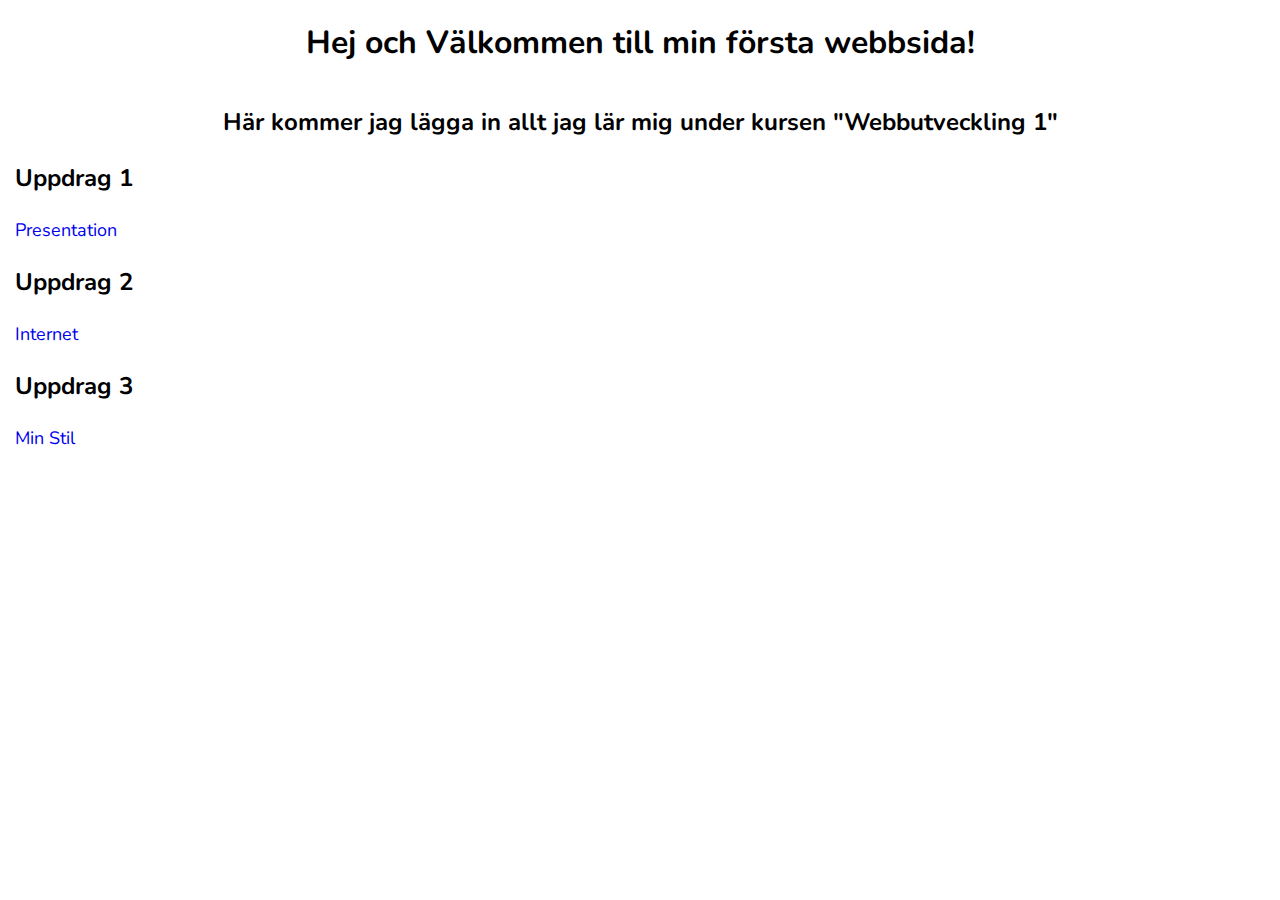
<file: index.html>
<!DOCTYPE html>
<html>
    <head>
        <meta charset="utf-8">
        <title>Min Första Webbsida</title>
        <link rel="stylesheet" href="assets/style.css">
    </head>
    <body>
        <div class="wrapper">
            <header>
                <h1>Hej och Välkommen till min första webbsida!</h1>
            </header>
            <article>
                <h2>Här kommer jag lägga in allt jag lär mig under kursen "Webbutveckling 1"</h2>
                <section>
                    <h3>Uppdrag 1</h3>
                    <a href="Uppdrag_1/presentation.html">Presentation</a><br>
                </section>
                <section>
                    <h3>Uppdrag 2</h3>
                    <a href="Uppdrag_2/internet.html">Internet</a>
                </section>
                <section>
                <h3>Uppdrag 3</h3>
                    <a href="Uppdrag_3/Min_Stil.html">Min Stil</a>
                </section>
            </article>
        </div>

    </body>
</html>
</file>
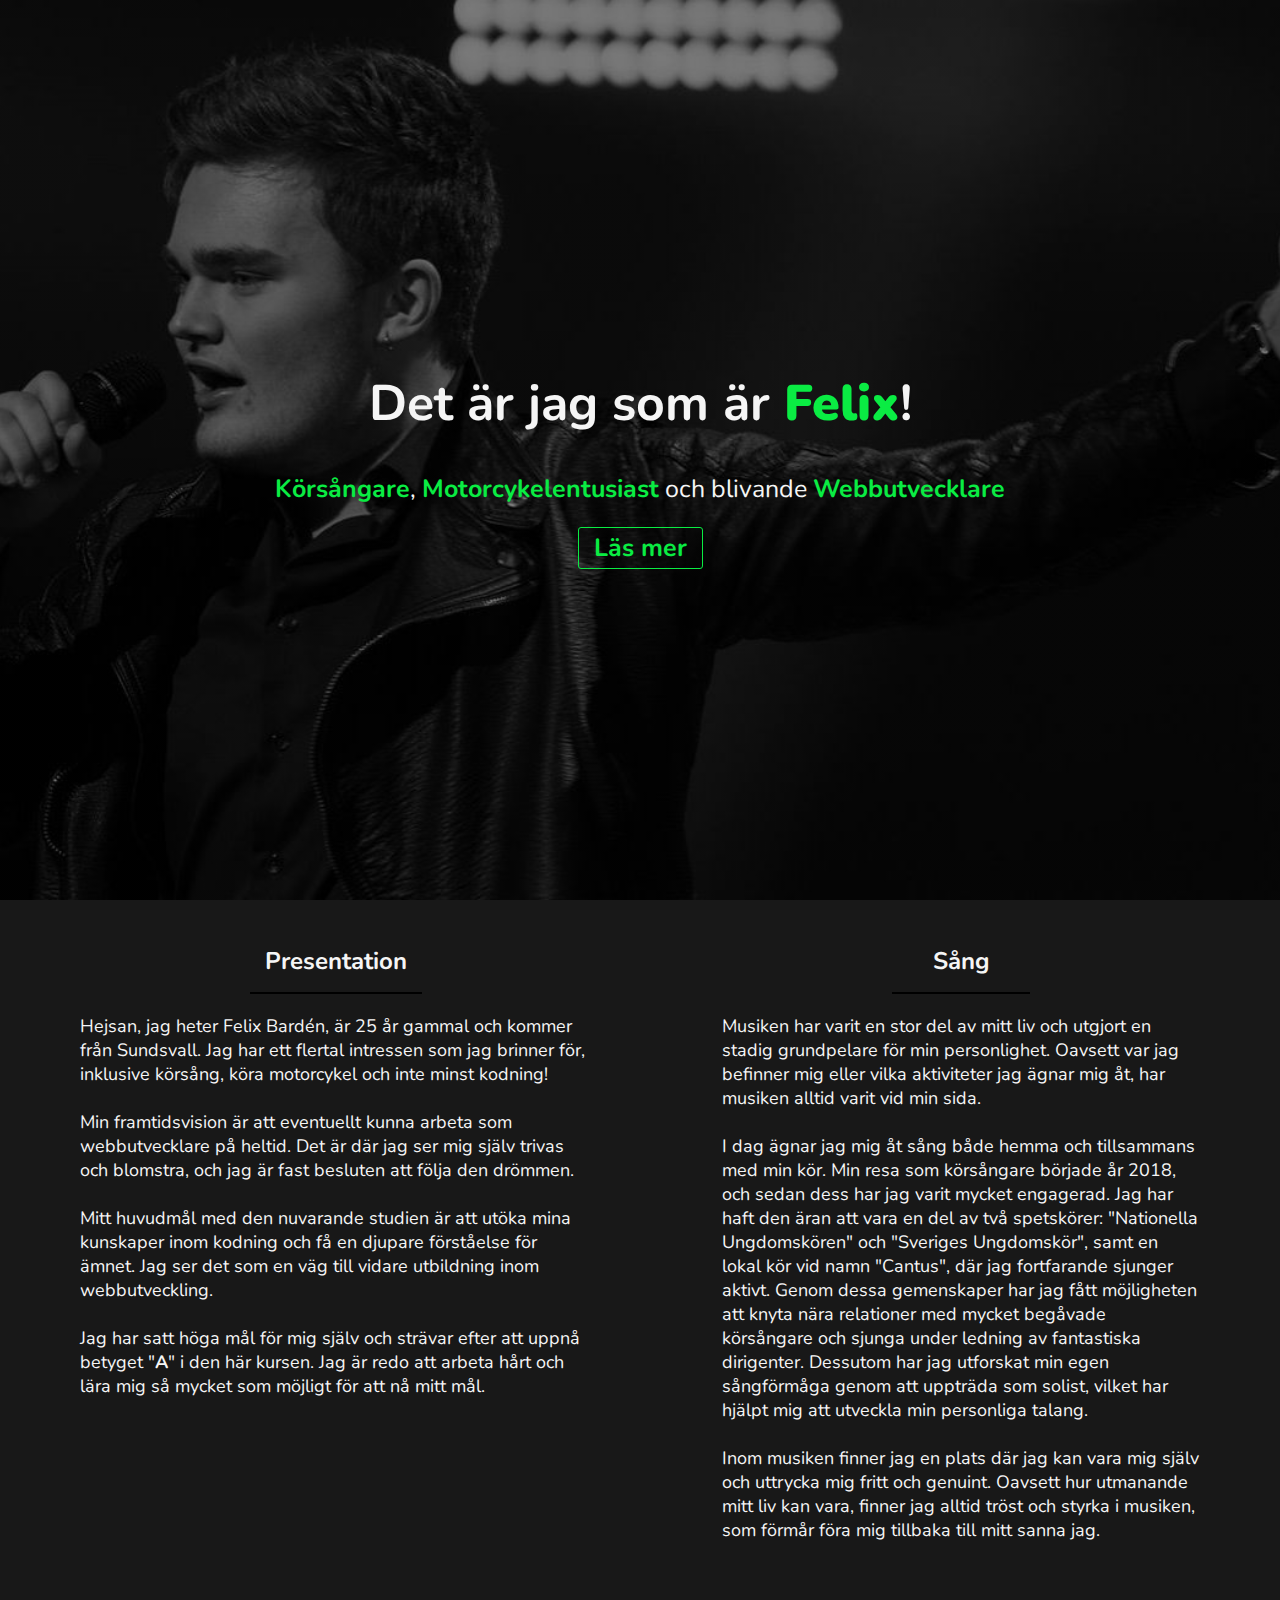
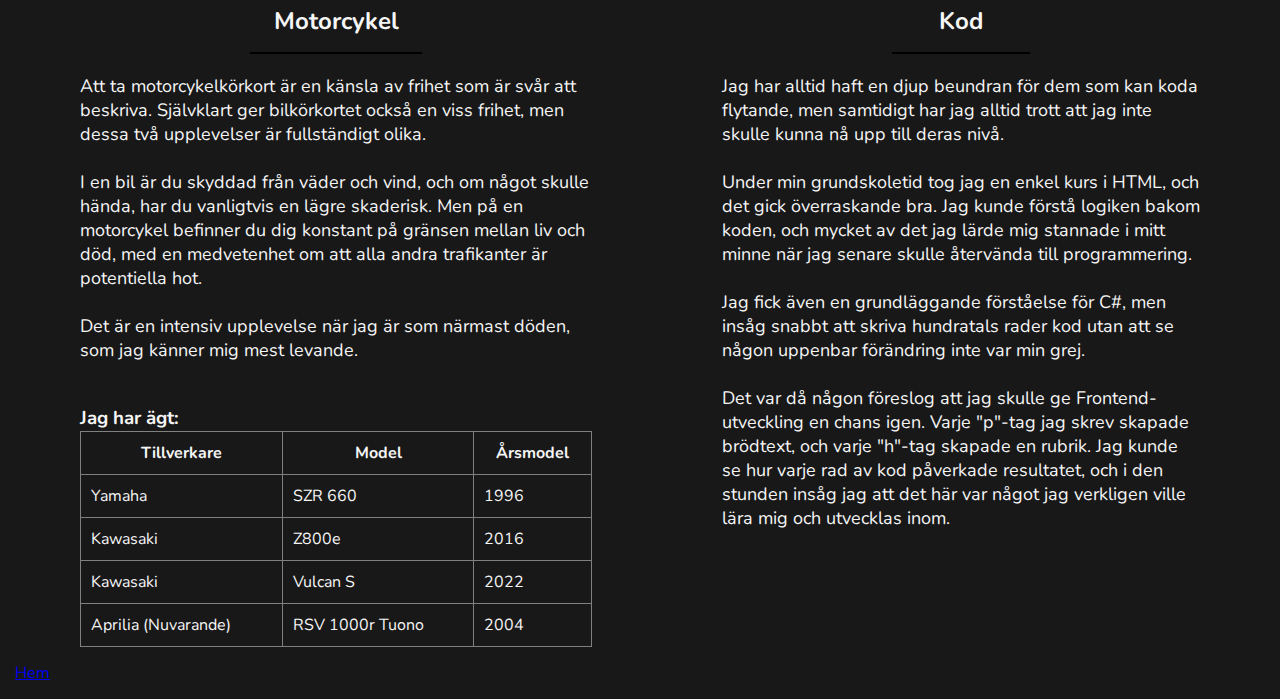
<file: presentation.html>
<!DOCTYPE html>
<html>
    <head> <!--Inlägg som inte skall synas på sidan.-->
        <meta charset="utf-8">  <!--Tillåter dig att använda tex. ÅÄÖ-->
        <title>Presentation</title>
        <link rel="stylesheet" href="assets/css/style.css"> <!--Länkar style.css till presentation.html-->
    </head>
    <body> <!--Allt som syns läggs i body-->
       <section class="hero"> <!--Section annat namn för div för enklare management-->
            <div class="text">
                <h1>Det är jag som är <strong class="highlight">Felix</strong>!</h1>
                <p> <!--Kort och konsivt, skapar spänning-->
                    <strong class="highlight">Körsångare</strong>, <strong class="highlight">Motorcykelentusiast</strong> och blivande <strong class="highlight">Webbutvecklare</strong>
                </p>
                <a class="button" href="#bio"><strong>Läs mer</strong></a>
            </div>
       </section>
       <section class="bio" id="bio"> <!--Själva presentationen av mig-->
            <div class="text-wrapper"> 
                <div class="text">
                    <h2>Presentation</h2>
                    <p> <!--En kort Presentation om mig-->
                        Hejsan, jag heter Felix Bardén, är 25 år gammal och kommer från Sundsvall. Jag har ett flertal intressen som jag brinner för, inklusive körsång, köra motorcykel och inte minst kodning!<br><br>
                        Min framtidsvision är att eventuellt kunna arbeta som webbutvecklare på heltid. Det är där jag ser mig själv trivas och blomstra, och jag är fast besluten att följa den drömmen.<br><br>
                        Mitt huvudmål med den nuvarande studien är att utöka mina kunskaper inom kodning och få en djupare förståelse för ämnet. Jag ser det som en väg till vidare utbildning inom webbutveckling.<br><br>
                        Jag har satt höga mål för mig själv och strävar efter att uppnå betyget "<strong>A</strong>" i den här kursen. Jag är redo att arbeta hårt och lära mig så mycket som möjligt för att nå mitt mål.<br><br>
                    </p>
                </div>
                <div class="text">
                    <h2>Sång</h2> <!--Istället för att lägga till ny information, så väljer jag att ge mer information kopplat till min korta presentation-->
                    <p>
                        Musiken har varit en stor del av mitt liv och utgjort en stadig grundpelare för min personlighet. Oavsett var jag befinner mig eller vilka aktiviteter jag ägnar mig åt, har musiken alltid varit vid min sida.<br><br>
                        I dag ägnar jag mig åt sång både hemma och tillsammans med min kör. Min resa som körsångare började år 2018, och sedan dess har jag varit mycket engagerad. Jag har haft den äran att vara en del av två spetskörer: "Nationella Ungdomskören" och "Sveriges Ungdomskör", samt en lokal kör vid namn "Cantus", där jag fortfarande sjunger aktivt. Genom dessa gemenskaper har jag fått möjligheten att knyta nära relationer med mycket begåvade körsångare och sjunga under ledning av fantastiska dirigenter. Dessutom har jag utforskat min egen sångförmåga genom att uppträda som solist, vilket har hjälpt mig att utveckla min personliga talang.<br><br>
                        Inom musiken finner jag en plats där jag kan vara mig själv och uttrycka mig fritt och genuint. Oavsett hur utmanande mitt liv kan vara, finner jag alltid tröst och styrka i musiken, som förmår föra mig tillbaka till mitt sanna jag.
                    </p>
                </div>
                <div class="text">
                    <h2>Motorcykel</h2> <!--Info om min mc, lite filosofi-->
                    <p>
                        Att ta motorcykelkörkort är en känsla av frihet som är svår att beskriva. Självklart ger bilkörkortet också en viss frihet, men dessa två upplevelser är fullständigt olika.<br><br>
                        I en bil är du skyddad från väder och vind, och om något skulle hända, har du vanligtvis en lägre skaderisk. Men på en motorcykel befinner du dig konstant på gränsen mellan liv och död, med en medvetenhet om att alla andra trafikanter är potentiella hot.<br><br>
                        Det är en intensiv upplevelse när jag är som närmast döden, som jag känner mig mest levande.<br><br>
                    </p>
                    <h3>Jag har ägt:</h3>
                    <table> <!--En table som visar vilka motorcyklar jag ägt-->
                        <tr>
                            <th>Tillverkare</th>
                            <th>Model</th>
                            <th>Årsmodel</th>
                        </tr>
                        <tr>
                            <td>Yamaha</td>
                            <td>SZR 660</td>
                            <td>1996</td>
                        </tr>
                        <tr>
                            <td>Kawasaki</td>
                            <td>Z800e</td>
                            <td>2016</td>
                        </tr>
                        <tr>
                            <td>Kawasaki</td>
                            <td>Vulcan S</td>
                            <td>2022</td>
                        </tr>
                        <tr>
                            <td>Aprilia (Nuvarande) </td>
                            <td>RSV 1000r Tuono</td>
                            <td>2004</td>
                        </tr>
                    </table>
                </div>
                <div class="text">
                    <h2>Kod</h2> <!--Informera hur du kom till vägas att börja koda-->
                    <p>
                        Jag har alltid haft en djup beundran för dem som kan koda flytande, men samtidigt har jag alltid trott att jag inte skulle kunna nå upp till deras nivå.<br><br>
                        Under min grundskoletid tog jag en enkel kurs i HTML, och det gick överraskande bra. Jag kunde förstå logiken bakom koden, och mycket av det jag lärde mig stannade i mitt minne när jag senare skulle återvända till programmering.<br><br>
                        Jag fick även en grundläggande förståelse för C#, men insåg snabbt att skriva hundratals rader kod utan att se någon uppenbar förändring inte var min grej.<br><br>
                        Det var då någon föreslog att jag skulle ge Frontend-utveckling en chans igen. Varje "p"-tag jag skrev skapade brödtext, och varje "h"-tag skapade en rubrik. Jag kunde se hur varje rad av kod påverkade resultatet, och i den stunden insåg jag att det här var något jag verkligen ville lära mig och utvecklas inom.<br><br>
                    </p>
                </div>
            </div>
            <a href="index.html">Hem</a> <!--Tar dig till Mainhub där jag kommer samla mina uppdrag-->
        </section> 
    </body>
</html>
</file>
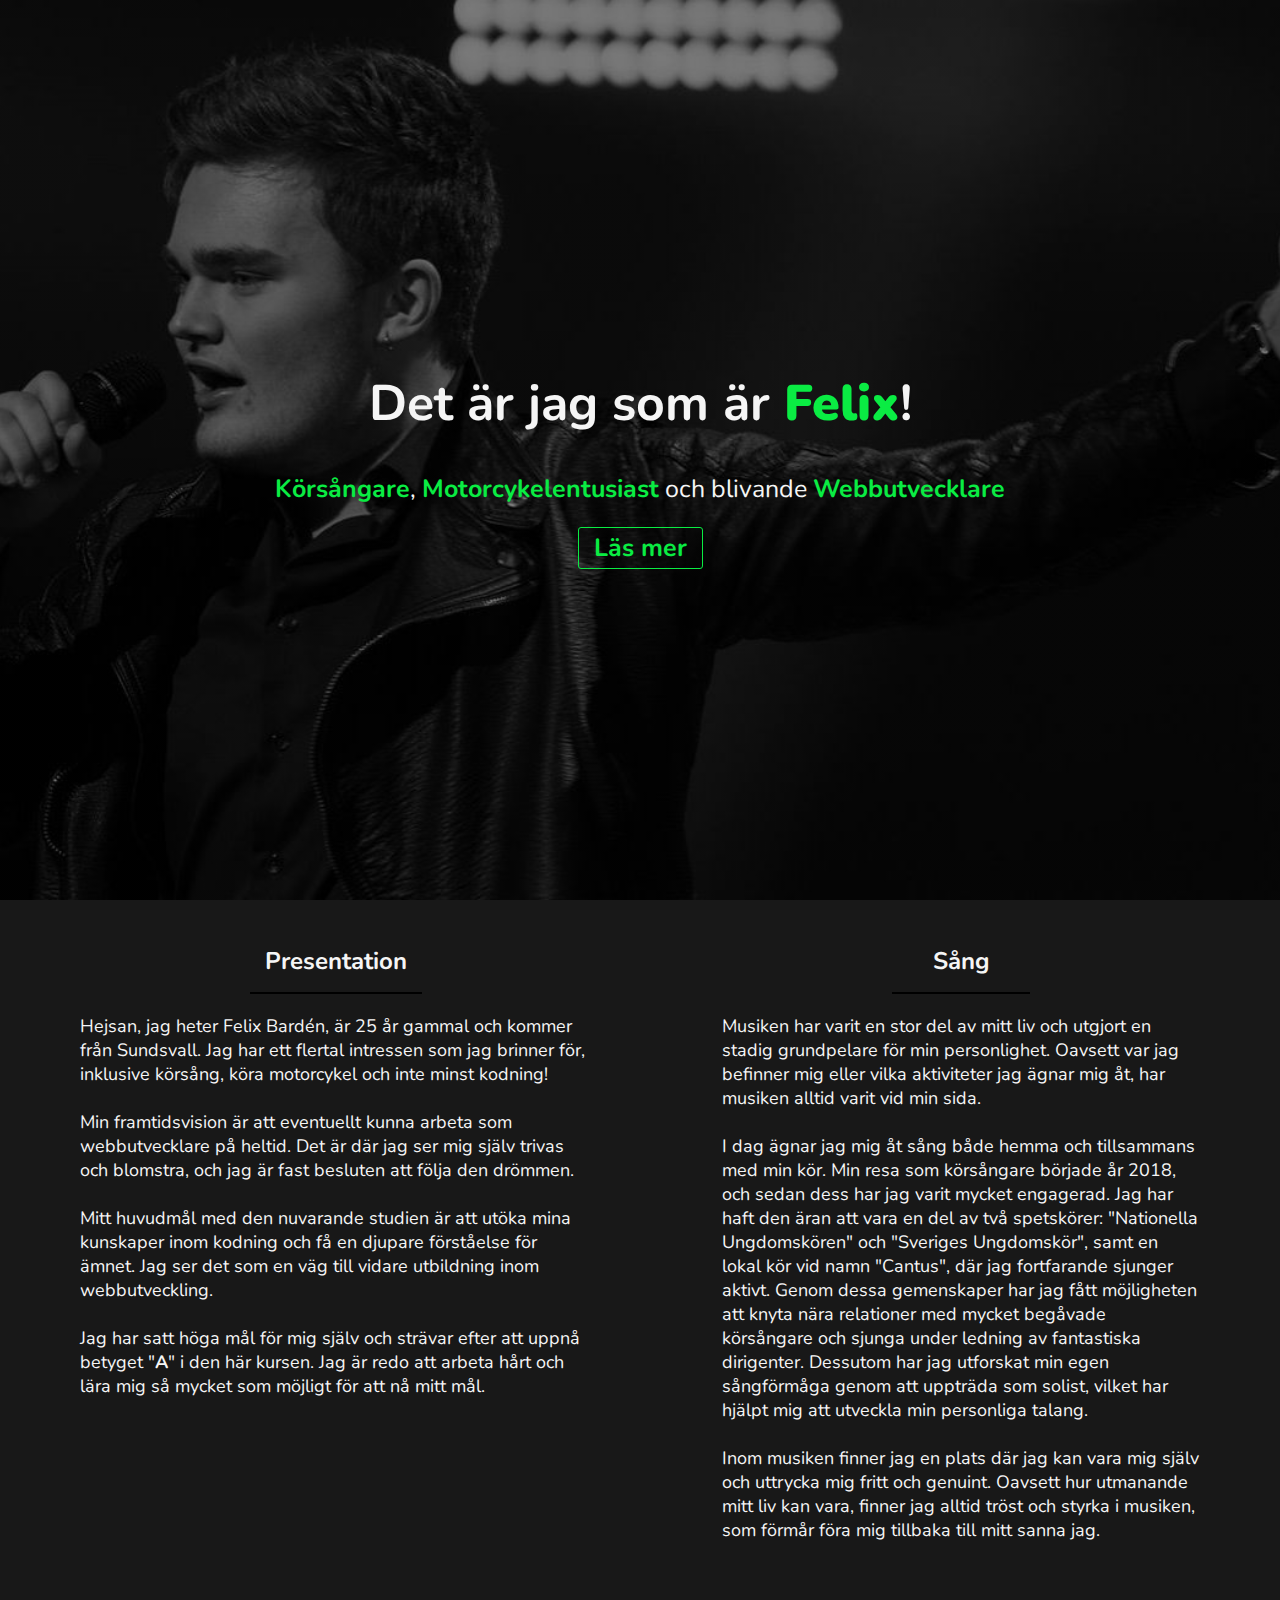
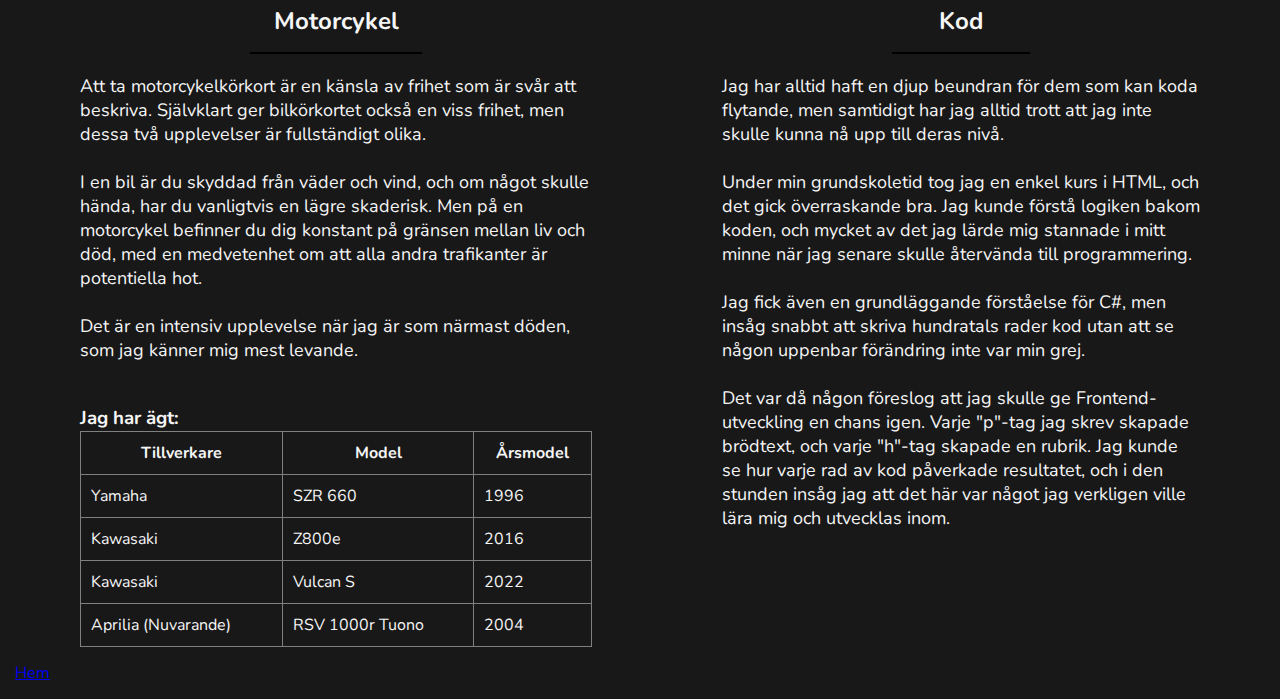
<file: Uppdrag_1/presentation.html>
<!DOCTYPE html>
<html>
    <head> <!--Inlägg som inte skall synas på sidan.-->
        <meta charset="utf-8">  <!--Tillåter dig att använda tex. ÅÄÖ-->
        <title>Presentation</title>
        <link rel="stylesheet" href="assets/css/style.css"> <!--Länkar style.css till presentation.html-->
    </head>
    <body> <!--Allt som syns läggs i body-->
       <section class="hero"> <!--Section annat namn för div för enklare management-->
            <div class="text">
                <h1>Det är jag som är <strong class="highlight">Felix</strong>!</h1>
                <p> <!--Kort och konsivt, skapar spänning-->
                    <strong class="highlight">Körsångare</strong>, <strong class="highlight">Motorcykelentusiast</strong> och blivande <strong class="highlight">Webbutvecklare</strong>
                </p>
                <a class="button" href="#bio"><strong>Läs mer</strong></a>
            </div>
       </section>
       <section class="bio" id="bio"> <!--Själva presentationen av mig-->
            <div class="text-wrapper"> 
                <div class="text">
                    <h2>Presentation</h2>
                    <p> <!--En kort Presentation om mig-->
                        Hejsan, jag heter Felix Bardén, är 25 år gammal och kommer från Sundsvall. Jag har ett flertal intressen som jag brinner för, inklusive körsång, köra motorcykel och inte minst kodning!<br><br>
                        Min framtidsvision är att eventuellt kunna arbeta som webbutvecklare på heltid. Det är där jag ser mig själv trivas och blomstra, och jag är fast besluten att följa den drömmen.<br><br>
                        Mitt huvudmål med den nuvarande studien är att utöka mina kunskaper inom kodning och få en djupare förståelse för ämnet. Jag ser det som en väg till vidare utbildning inom webbutveckling.<br><br>
                        Jag har satt höga mål för mig själv och strävar efter att uppnå betyget "<strong>A</strong>" i den här kursen. Jag är redo att arbeta hårt och lära mig så mycket som möjligt för att nå mitt mål.<br><br>
                    </p>
                </div>
                <div class="text">
                    <h2>Sång</h2> <!--Istället för att lägga till ny information, så väljer jag att ge mer information kopplat till min korta presentation-->
                    <p>
                        Musiken har varit en stor del av mitt liv och utgjort en stadig grundpelare för min personlighet. Oavsett var jag befinner mig eller vilka aktiviteter jag ägnar mig åt, har musiken alltid varit vid min sida.<br><br>
                        I dag ägnar jag mig åt sång både hemma och tillsammans med min kör. Min resa som körsångare började år 2018, och sedan dess har jag varit mycket engagerad. Jag har haft den äran att vara en del av två spetskörer: "Nationella Ungdomskören" och "Sveriges Ungdomskör", samt en lokal kör vid namn "Cantus", där jag fortfarande sjunger aktivt. Genom dessa gemenskaper har jag fått möjligheten att knyta nära relationer med mycket begåvade körsångare och sjunga under ledning av fantastiska dirigenter. Dessutom har jag utforskat min egen sångförmåga genom att uppträda som solist, vilket har hjälpt mig att utveckla min personliga talang.<br><br>
                        Inom musiken finner jag en plats där jag kan vara mig själv och uttrycka mig fritt och genuint. Oavsett hur utmanande mitt liv kan vara, finner jag alltid tröst och styrka i musiken, som förmår föra mig tillbaka till mitt sanna jag.
                    </p>
                </div>
                <div class="text">
                    <h2>Motorcykel</h2> <!--Info om min mc, lite filosofi-->
                    <p>
                        Att ta motorcykelkörkort är en känsla av frihet som är svår att beskriva. Självklart ger bilkörkortet också en viss frihet, men dessa två upplevelser är fullständigt olika.<br><br>
                        I en bil är du skyddad från väder och vind, och om något skulle hända, har du vanligtvis en lägre skaderisk. Men på en motorcykel befinner du dig konstant på gränsen mellan liv och död, med en medvetenhet om att alla andra trafikanter är potentiella hot.<br><br>
                        Det är en intensiv upplevelse när jag är som närmast döden, som jag känner mig mest levande.<br><br>
                    </p>
                    <h3>Jag har ägt:</h3>
                    <table> <!--En table som visar vilka motorcyklar jag ägt-->
                        <tr>
                            <th>Tillverkare</th>
                            <th>Model</th>
                            <th>Årsmodel</th>
                        </tr>
                        <tr>
                            <td>Yamaha</td>
                            <td>SZR 660</td>
                            <td>1996</td>
                        </tr>
                        <tr>
                            <td>Kawasaki</td>
                            <td>Z800e</td>
                            <td>2016</td>
                        </tr>
                        <tr>
                            <td>Kawasaki</td>
                            <td>Vulcan S</td>
                            <td>2022</td>
                        </tr>
                        <tr>
                            <td>Aprilia (Nuvarande) </td>
                            <td>RSV 1000r Tuono</td>
                            <td>2004</td>
                        </tr>
                    </table>
                </div>
                <div class="text">
                    <h2>Kod</h2> <!--Informera hur du kom till vägas att börja koda-->
                    <p>
                        Jag har alltid haft en djup beundran för dem som kan koda flytande, men samtidigt har jag alltid trott att jag inte skulle kunna nå upp till deras nivå.<br><br>
                        Under min grundskoletid tog jag en enkel kurs i HTML, och det gick överraskande bra. Jag kunde förstå logiken bakom koden, och mycket av det jag lärde mig stannade i mitt minne när jag senare skulle återvända till programmering.<br><br>
                        Jag fick även en grundläggande förståelse för C#, men insåg snabbt att skriva hundratals rader kod utan att se någon uppenbar förändring inte var min grej.<br><br>
                        Det var då någon föreslog att jag skulle ge Frontend-utveckling en chans igen. Varje "p"-tag jag skrev skapade brödtext, och varje "h"-tag skapade en rubrik. Jag kunde se hur varje rad av kod påverkade resultatet, och i den stunden insåg jag att det här var något jag verkligen ville lära mig och utvecklas inom.<br><br>
                    </p>
                </div>
            </div>
            <a href="../index.html">Hem</a> <!--Tar dig till Mainhub där jag kommer samla mina uppdrag-->
        </section> 
    </body>
</html>
</file>
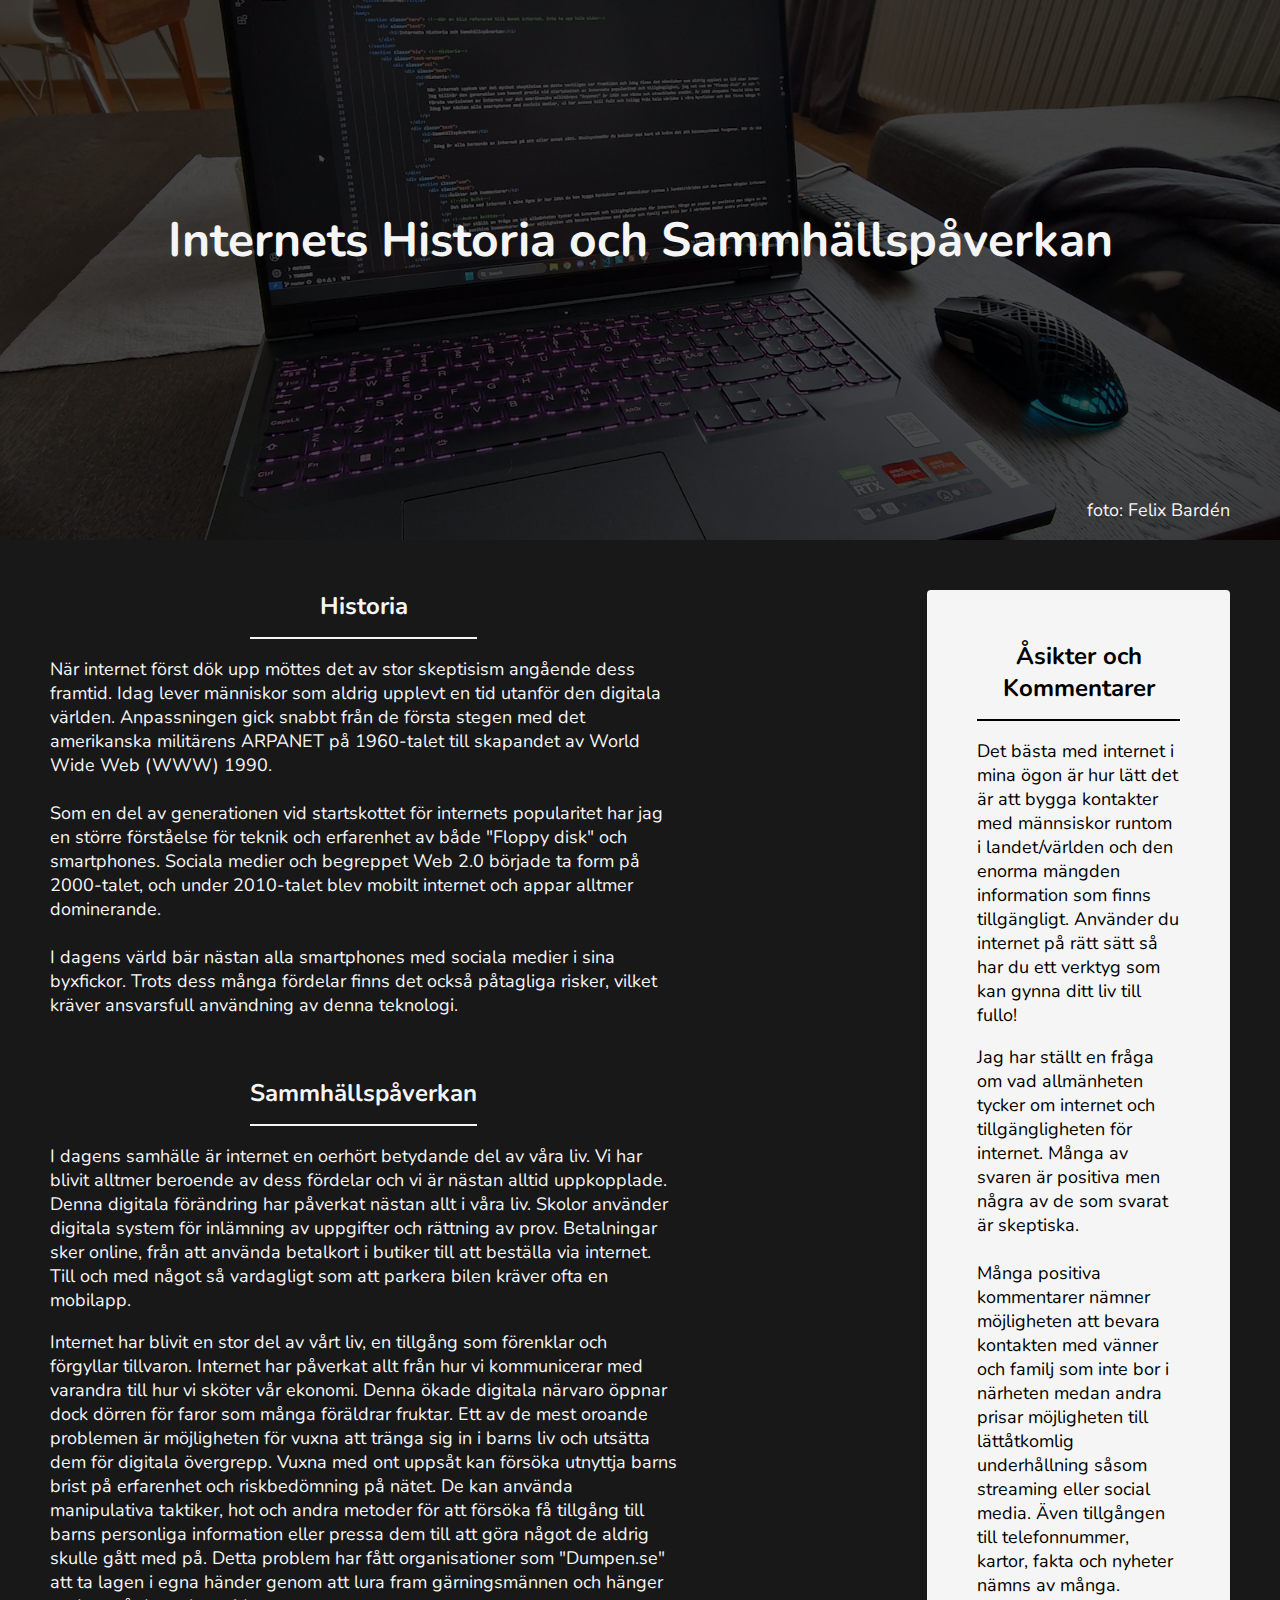
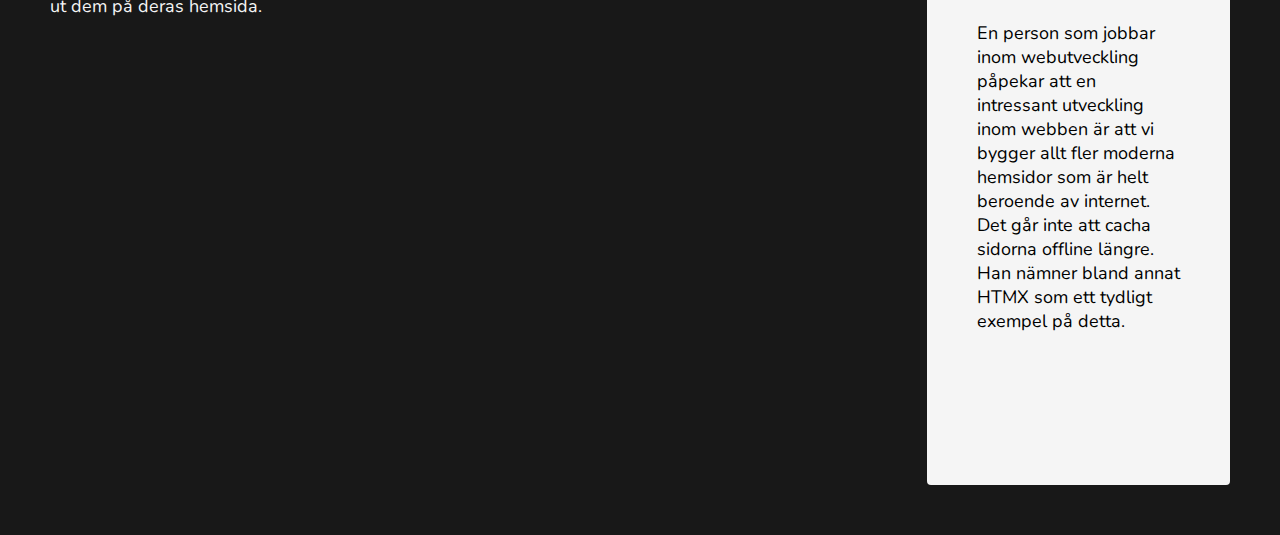
<file: Uppdrag_2/internet.html>
<!DOCTYPE html>
<html>
    <head>
        <link rel="stylesheet" href="assets/css/style.css"> <!--Lägger till CSS-->
        <meta charset="utf-8"> <!--Lägger till svenska bokstäver-->
        <title>Internet Historia</title> <!--Titel på sidan-->
    </head>
    <body>
        <section class="hero"> <!--Gör en bild refererad till ämnet internet. Inte ta upp hela sidan-->
            <div class="wrapper">
                <div class="row main"> <!--Tar up större delen av hero-->
                    <h1>Internets Historia och Sammhällspåverkan</h1>
                </div>
                <div class="row footer"> <!---->
                    <p>foto: Felix Bardén</p>
                </div>
            </div>
        </section>
        <section class="info"> 
            <div class="text-wrapper">
                <div class="col his">
                    <article> <!--Istället för div så använder jag article för att förtydliga innehållet-->
                        <h2>Historia</h2>
                        <p>
                            När internet först dök upp möttes det av stor skeptisism angående dess framtid. Idag lever människor som aldrig upplevt en tid utanför den digitala världen. Anpassningen gick snabbt från de första stegen med det amerikanska militärens ARPANET på 1960-talet till skapandet av World Wide Web (WWW) 1990.<br><br>
                            Som en del av generationen vid startskottet för internets popularitet har jag en större förståelse för teknik och erfarenhet av både "Floppy disk" och smartphones. Sociala medier och begreppet Web 2.0 började ta form på 2000-talet, och under 2010-talet blev mobilt internet och appar alltmer dominerande.<br><br>
                            I dagens värld bär nästan alla smartphones med sociala medier i sina byxfickor. Trots dess många fördelar finns det också påtagliga risker, vilket kräver ansvarsfull användning av denna teknologi. <!--Inledning till Sammhällspåverkan-->
                        </p>
                    </article>
                    <article>
                        <h2>Sammhällspåverkan</h2>
                        <p> <!--Hur har internet påverkat oss-->
                            I dagens samhälle är internet en oerhört betydande del av våra liv. Vi har blivit alltmer beroende av dess fördelar och vi är nästan alltid uppkopplade. Denna digitala förändring har påverkat nästan allt i våra liv. Skolor använder digitala system för inlämning av uppgifter och rättning av prov. Betalningar sker online, från att använda betalkort i butiker till att beställa via internet. Till och med något så vardagligt som att parkera bilen kräver ofta en mobilapp.<br>
                        </p>
                        <p> <!--Risker för internet-->
                            Internet har blivit en stor del av vårt liv, en tillgång som förenklar och förgyllar tillvaron. Internet har påverkat allt från hur vi kommunicerar med varandra till hur vi sköter vår ekonomi.
                            Denna ökade digitala närvaro öppnar dock dörren för faror som många föräldrar fruktar. Ett av de mest oroande problemen är möjligheten för vuxna att tränga sig in i barns liv och utsätta dem för digitala övergrepp.
                            Vuxna med ont uppsåt kan försöka utnyttja barns brist på erfarenhet och riskbedömning på nätet. De kan använda manipulativa taktiker, hot och andra metoder för att försöka få tillgång till barns personliga information eller pressa dem till att göra något de aldrig skulle gått med på.
                            Detta problem har fått organisationer som "Dumpen.se" att ta lagen i egna händer genom att lura fram gärningsmännen och hänger ut dem på deras hemsida. 
                        </p>
                    </article>
                </div>
                <aside class="col com"> <!--Använder Aside istället för div för att indikera syftet med koden-->
                    <article>
                        <h2>Åsikter och Kommentarer</h2>
                        <p> <!--Min åsikt-->
                            Det bästa med internet i mina ögon är hur lätt det är att bygga kontakter med männsiskor runtom i landet/världen och den enorma mängden information som finns tillgängligt. Använder du internet på rätt sätt så har du ett verktyg som kan gynna ditt liv till fullo! 
                        </p>
                        <p> <!--Andras åsiktes-->
                            Jag har ställt en fråga om vad allmänheten tycker om internet och tillgängligheten för internet. Många av svaren är positiva men några av de som svarat är skeptiska.<br><br>
                            Många positiva kommentarer nämner möjligheten att bevara kontakten med vänner och familj som inte bor i närheten medan andra prisar möjligheten till lättåtkomlig underhållning såsom streaming eller social media. Även tillgången till telefonnummer, kartor, fakta och nyheter nämns av många.<br><br>
                            En person som jobbar inom webutveckling påpekar att en intressant utveckling inom webben är att vi bygger allt fler moderna hemsidor som är helt beroende av internet. Det går inte att cacha sidorna offline längre. Han nämner bland annat HTMX som ett tydligt exempel på detta.<br><br>
                        </p>
                    </article>
                </aside>
            </div>
        </section>
    </body>
</html>
</file>
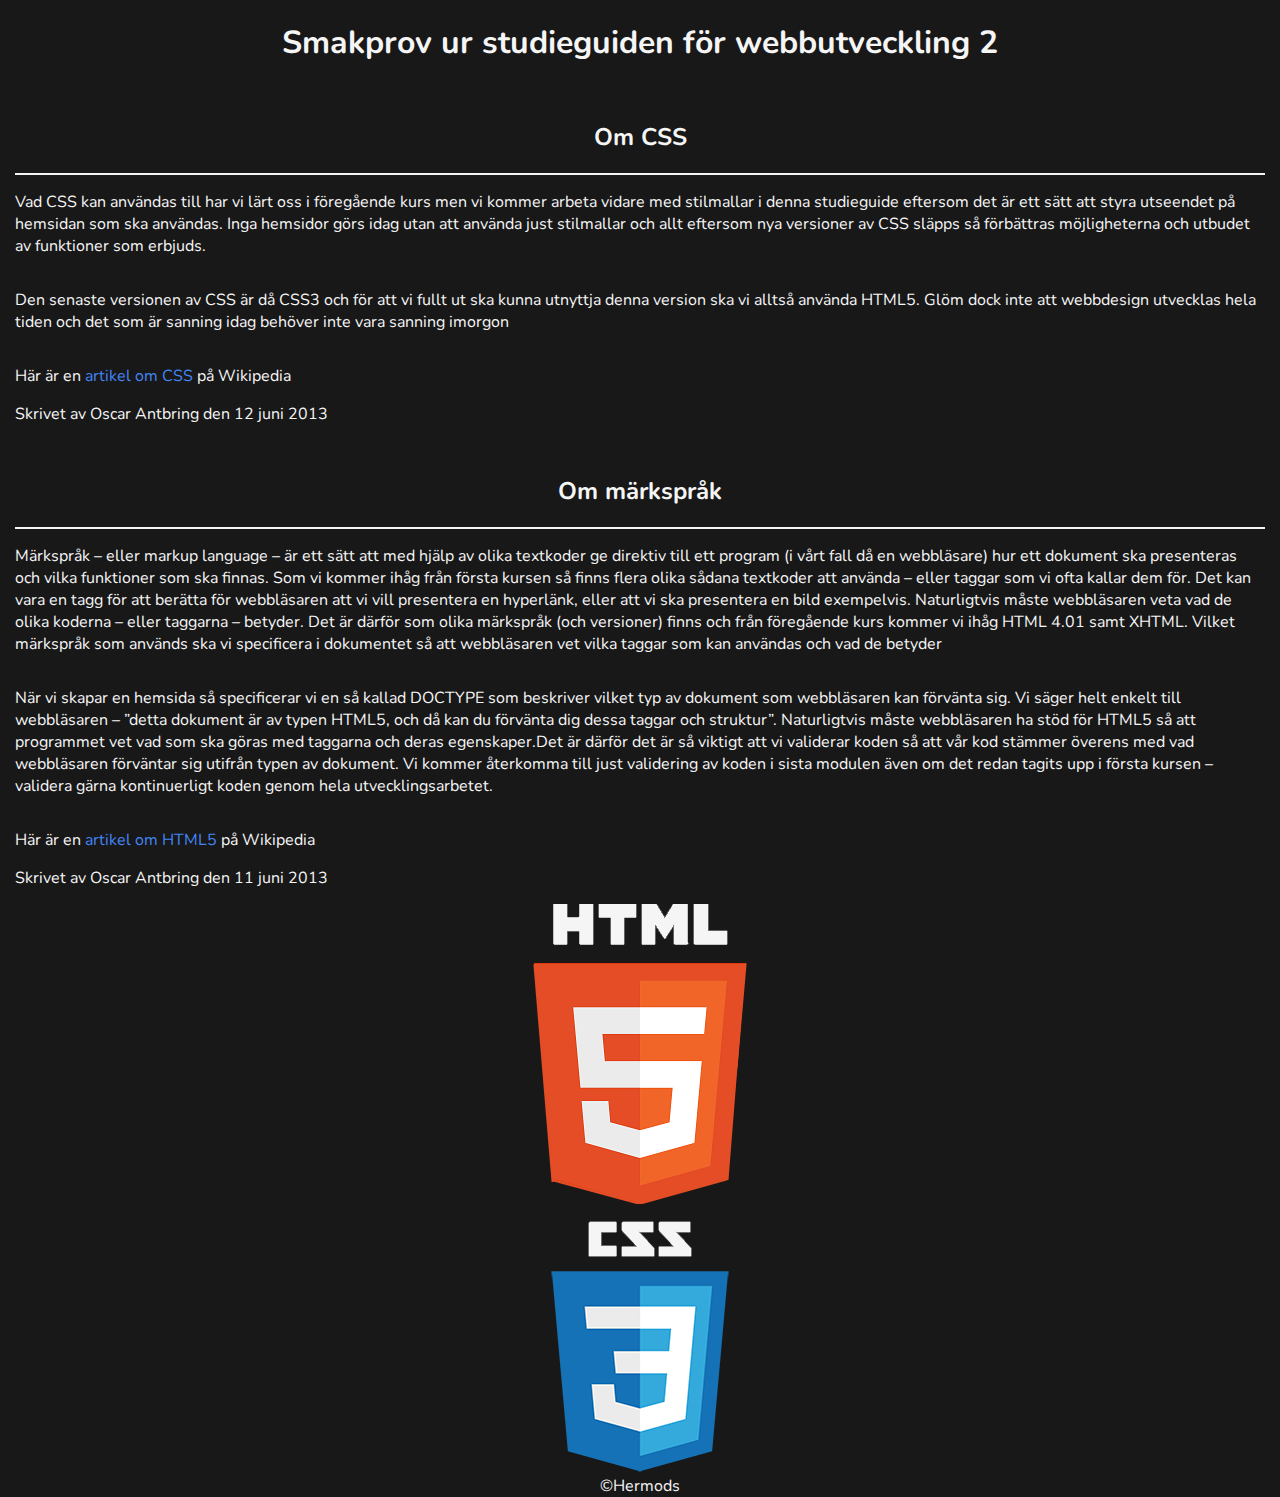
<file: Uppdrag_3/Min_Stil.html>
﻿<!DOCTYPE HTML>
<html>
  <head>
    <title>Modul 3 - Uppdrag 3</title>
    <meta charset = "UTF-8" />
<!--Det är alltså stil.css som du ska skicka in som länkas till i kommande rad -->
	<link rel="stylesheet" href="assets/css/base.css">
	<link rel="stylesheet" href="assets/css/header.css">
	<link rel="stylesheet" href="assets/css/article.css">
	<link rel="stylesheet" href="assets/css/link.css">
	<link rel="stylesheet" href="assets/css/aside.css">
	<link rel="stylesheet" href="assets/css/wrapper.css">
	<link rel="stylesheet" href="assets/css/media-queries.css">
  </head>
  <body>
<!--Nedan följer en artikel ur studieguiden om CSS - artikeln har en tillhörande bild samt en informationsruta med en länk som tips för vidare läsning. 

SOm ni kan se används lite taggar som har namn som section, header och article. Detta är namngiva div-taggar som är en nyhet i HTML5 för att kunna skapa mer semantiskt innehåll.. 

Är det förvirrande så tänk att exempelvis att taggen section kan vara en div='avdelning' och article kan vara div="content" exempelvis.

Så här ser denna layout ut:

	header
	article (som en content-wrapper)
		section (ett blogginlägg)
			header
			img (bild)
			p (brödtext)
			footer
		section
			header
			img (bild)
			p (brödtext)
			footer
	aside
	footer (med copyrighttext)
	  

För att specifikt styla h2 taggen som finns i article-taggen kan man i CSS skriva:
article header h2 {stil}

Man beskriver alltså ett träd och att ovanstående stil endast gäller h2-rubriker innanför en header tagg som i sin tur bara finns innanför en article tagg.

 -->
    <div id="wrapper"> 
		<header><h1>Smakprov ur studieguiden för webbutveckling 2</h1></header>
	<!-- Här kommer huvudinnehållet. Section kan ses som div='content' exempelvis -->
		<article>
			<section>
				<header><h2>Om CSS</h2></header>
				<p>Vad CSS kan användas till har vi lärt oss i föregående kurs men vi kommer arbeta vidare med stilmallar i denna studieguide eftersom det är ett sätt att styra utseendet 
				på hemsidan som ska användas. Inga hemsidor görs idag utan att använda just stilmallar och allt eftersom nya versioner av CSS släpps så förbättras möjligheterna och utbudet av funktioner som erbjuds.</p> 
				<p>Den senaste versionen av CSS är då CSS3 och för att vi fullt ut ska kunna utnyttja denna version ska vi alltså använda HTML5. Glöm dock inte att webbdesign utvecklas hela tiden och det som är sanning idag behöver inte vara sanning imorgon</p>
				<p class="linktext">Här är en <a href="https://sv.wikipedia.org/wiki/Cascading_Style_Sheets" target="_blank"> artikel om CSS</a> på Wikipedia</p>
				<footer>Skrivet av Oscar Antbring den 12 juni 2013</footer>		
			</section>
			<section>
				<header><h2>Om märkspråk</h2></header>
				<p>Märkspråk – eller markup language – är ett sätt att med hjälp av olika textkoder ge direktiv till ett program (i vårt fall då en webbläsare) hur ett dokument ska presenteras och vilka funktioner som ska finnas. Som vi kommer ihåg från första kursen så finns flera olika sådana textkoder att använda – eller taggar som vi ofta kallar dem för. Det kan vara en tagg för att berätta för webbläsaren att vi vill presentera en hyperlänk, eller att vi ska presentera en bild exempelvis. Naturligtvis måste webbläsaren veta vad de olika koderna – eller taggarna – betyder. Det är därför som olika märkspråk (och versioner) finns och från föregående kurs kommer vi ihåg HTML 4.01 samt XHTML. Vilket märkspråk som används ska vi specificera i dokumentet så att webbläsaren vet vilka taggar som kan användas och vad de betyder</p> 
				<p>När vi skapar en hemsida så specificerar vi en så kallad DOCTYPE som beskriver vilket typ av dokument som webbläsaren kan förvänta sig.  Vi säger helt enkelt till webbläsaren – ”detta dokument är av typen HTML5, och då kan du förvänta dig dessa taggar och struktur”. Naturligtvis måste webbläsaren ha stöd för HTML5 så att programmet vet vad som ska göras med taggarna och deras egenskaper.Det är därför det är så viktigt att vi validerar koden så att vår kod stämmer överens med vad webbläsaren förväntar sig utifrån typen av dokument. Vi kommer återkomma till just validering av koden i sista modulen även om det redan tagits upp i första kursen – validera gärna kontinuerligt koden genom hela utvecklingsarbetet.</p>
				<p class="linktext">Här är en <a href="https://sv.wikipedia.org/wiki/HTML5" target="_blank"> artikel om HTML5</a> på Wikipedia</p>
				<footer>Skrivet av Oscar Antbring den 11 juni 2013</footer>		
			</section>
		</article>
	<!-- Här kommer en sidokolumn. Denna bör ligga bredvid article alltså men får man det inte att fungera så går det ha den under också -->
		<aside> 
			<h1>Bildgalleri</h1> 
			<img src="assets/img/html5_dark.png" alt="html5"> 
			<img src="assets/img/css_dark.png" alt="css3">
		</aside>
		<footer>&#169;Hermods</footer>
	</div>
</body>
</html>
<!--
	För att inte blanda ihop era kommentarer med mina så väljer jag att göra en sammanfattning här!
	Vad har jag gjort med HTML:
	
	Jag har Lagt till Target på a taggarna för att få användaren att stanna kvar på sidan utan att behöva backa tillbaka.
	Ändrat bilderna så de blir mer anpassade till darkmode, även gjort html5.png med transparent bakgrund då den hade en vit bakgrund innan.
	Ändrat källan för css filen för att matcha med min struktur på resten av sidorna.



-->
</file>
<file: assets/style.css>
@import url('https://fonts.googleapis.com/css2?family=Nunito&display=swap');

* {
   font-family: 'Nunito', sans-serif;
}
html {
    scroll-behavior: smooth;

  }
body {
    margin:0;

}
header {
    display: grid;
    justify-content: center;
    margin-bottom: 20px;
}
article h2{
    display: grid;
    justify-content: center;
    
}
h3 {
    font-size: x-large;
    margin-left: 15px;
}
a {
    margin-left: 15px;
    text-decoration: none;
    font-size: large;
    
}
</file>
<file: assets/css/style.css>
@import url('https://fonts.googleapis.com/css2?family=Nunito&display=swap');

* {
   font-family: 'Nunito', sans-serif;
}
html {
    scroll-behavior: smooth;

  }
body {
    margin:0;

}

.hero {
    display: grid;
    place-items: center;
    background:linear-gradient(rgba(0, 0, 0, 0.5), rgba(0, 0, 0, 0.5)), url("../img/me2.jpg");
    background-position: center;
    background-repeat: no-repeat;
    background-size: cover;
    width: 100%;
    height: 100vh;
    
}
.hero .text {
    color: whitesmoke;
    text-align: center;
    font-size: 25px;
}

.hero .text .button {
    border:1px solid rgb(10, 236, 67);
    color:rgb(10, 236, 67);
    padding: 3px 15px;
    border-radius: 3px;
    text-decoration: none;
}

.hero .text .button:hover {
    cursor:pointer;
    filter:brightness(0.6);
}
.highlight {
   color:rgb(10, 236, 67);
}
.bio { 
    padding: 15px;
    background: rgb(24, 24, 24);


}
.bio .text-wrapper {
    display: grid;
    grid-template-columns: 1fr 1fr;
    
    
 }
 .bio .text {
    padding: 15px;
    margin: 0 50px;
    color: whitesmoke;
 }
 .bio .text-wrapper .text ol {
    display: inline-block;
    text-align: left;
    padding: 5px;
 }

 .bio .text-wrapper .text h2 {
    padding: 15px;
    text-align: center;
    border-bottom: solid black 2px;
    margin-top: 0%;
    margin-right: 170px;
    margin-left: 170px;
 }
 .bio .text-wrapper .text h3 {
    margin-bottom: 0px;
 }
 .bio .text-wrapper .text p {
    font-size: large;
 }
 .bio .text-wrapper .text table {
    width: 100%;
    border-collapse: collapse;
 }
 .bio .text-wrapper .text tr,th,td {
    border: 1px solid grey;
    padding: 10px;
 }
</file>
<file: Uppdrag_1/assets/css/style.css>
@import url('https://fonts.googleapis.com/css2?family=Nunito&display=swap');

* {
   font-family: 'Nunito', sans-serif;
}
html {
    scroll-behavior: smooth;

  }
body {
    margin:0;

}

.hero {
    display: grid;
    place-items: center;
    background:linear-gradient(rgba(0, 0, 0, 0.5), rgba(0, 0, 0, 0.5)), url("../img/me2.jpg");
    background-position: center;
    background-repeat: no-repeat;
    background-size: cover;
    width: 100%;
    height: 100vh;
    
}
.hero .text {
    color: whitesmoke;
    text-align: center;
    font-size: 25px;
}

.hero .text .button {
    border:1px solid rgb(10, 236, 67);
    color:rgb(10, 236, 67);
    padding: 3px 15px;
    border-radius: 3px;
    text-decoration: none;
}

.hero .text .button:hover {
    cursor:pointer;
    filter:brightness(0.6);
}
.highlight {
   color:rgb(10, 236, 67);
}
.bio { 
    padding: 15px;
    background: rgb(24, 24, 24);


}
.bio .text-wrapper {
    display: grid;
    grid-template-columns: 1fr 1fr;
    
    
 }
 .bio .text {
    padding: 15px;
    margin: 0 50px;
    color: whitesmoke;
 }
 .bio .text-wrapper .text ol {
    display: inline-block;
    text-align: left;
    padding: 5px;
 }

 .bio .text-wrapper .text h2 {
    padding: 15px;
    text-align: center;
    border-bottom: solid black 2px;
    margin-top: 0%;
    margin-right: 170px;
    margin-left: 170px;
 }
 .bio .text-wrapper .text h3 {
    margin-bottom: 0px;
 }
 .bio .text-wrapper .text p {
    font-size: large;
 }
 .bio .text-wrapper .text table {
    width: 100%;
    border-collapse: collapse;
 }
 .bio .text-wrapper .text tr,th,td {
    border: 1px solid grey;
    padding: 10px;
 }
</file>
<file: Uppdrag_2/assets/css/style.css>
@import url('https://fonts.googleapis.com/css2?family=Nunito&display=swap');

* {
   font-family: 'Nunito', sans-serif;
}

html {
    scroll-behavior: smooth;
  }

body {
   color:whitesmoke;
   background: rgb(24, 24, 24);
   margin:0;
}

p {
   font-size: large;
}

h2 {
   text-align: center;
   padding-bottom: 15px;
   margin: 0;
}

.hero {
   background:linear-gradient(rgba(0, 0, 0, 0.7), rgba(0, 0, 0, 0.7)), url("../img/laptop.png");
   background-position: center;
   background-repeat: no-repeat;
   background-size: cover;
   width: 100%;
   height: 60vh;
}

.hero .wrapper {
   font-size: x-large;
   display: grid;
   grid-template-rows:1fr auto ;
   height: 100%;
}

.hero .wrapper .row.main{
   display: grid;
   place-items: center;
   
}

.hero .wrapper .row.footer{
   display: flex;
   justify-content: end;
   margin-right: 50px;
}

.info {
   height: 60vh;
}

.info .text-wrapper {
   display: grid;
   gap: 250px;
   grid-template-columns: 2fr 1fr;
   padding: 50px;
   align-items: start;
}
.info .text-wrapper .col article{
   margin-bottom: 60px;
   
}

.info .text-wrapper .col.his article h2 {
   border-bottom: solid whitesmoke 2px;
   margin-right: 200px;
   margin-left: 200px;
}

.info .text-wrapper .col.com {
   display: flex;
   flex-direction: column;
   background: whitesmoke;
   color: black;
   border-radius: 4px;
   padding: 50px;
}

.info .text-wrapper .col.com article h2 {
   border-bottom: solid black 2px;
}
</file>
<file: Uppdrag_3/assets/css/base.css>
@import url('https://fonts.googleapis.com/css2?family=Nunito&display=swap');

* {
   font-family: 'Nunito', sans-serif;
}

html {
    scroll-behavior: smooth;
}

body {
    color:whitesmoke;
    background: rgb(24, 24, 24);
    margin:0;
}
</file>
<file: Uppdrag_3/assets/css/header.css>
header {
    display: flex;
    justify-content: center;
    white-space: nowrap;
}
</file>
<file: Uppdrag_3/assets/css/article.css>
article {
    display: grid;
}

section {
    display: grid;
    padding: 15px;
    margin: 0 150px 0 150px;
}

section header {
    border-bottom: 2px solid whitesmoke;
    margin: 0 350px 0 350px;
}
</file>
<file: Uppdrag_3/assets/css/link.css>
.linktext a {
    text-decoration: none;
    color: #4285f4;
    transition-duration: 500ms;
 }

 .linktext a:hover {
    cursor:pointer; 
    color: #033485;
    transition-duration: 500ms;
}
</file>
<file: Uppdrag_3/assets/css/aside.css>
aside {
    display: grid;
    justify-items: center;
    place-items: center;
    padding: 50px;
    gap: 105px;
    border-left: 2px solid whitesmoke; 
}

aside h1 {
    display: none;
}
</file>
<file: Uppdrag_3/assets/css/wrapper.css>
#wrapper {
    display: grid;
    width: 100%;
    height: 100vh;  
    grid-template-areas: 
        "head head ."
        "art art aside"
        "art art aside"
        "foot foot foot"
    ;
}

#wrapper > header {
    grid-area: head;
}

#wrapper > article {
    grid-area: art;
}

#wrapper > aside {
    grid-area: aside;
}

#wrapper > footer {
    grid-area: foot;
    align-self: flex-end;
    margin: 0 0 5px 15px
}
</file>
<file: Uppdrag_3/assets/css/media-queries.css>
/* Större skärmar */
@media only screen and (min-width: 1925px) {
    #wrapper h1 {
      font-size: 35px;
    }
    #wrapper h2 {
      font-size: 30px;
    }
    #wrapper p {
      font-size: 20px;
    }
}
/* Surfplatta / Halv skärm */
@media only screen and (max-width: 1589px) {
    
    #wrapper {
        grid-template-columns: 1fr;
        grid-template-rows:  0.4fr 2.2fr 1.2fr 1.2fr 1.2fr 1fr;
        grid-template-areas: 
            "head"
            "art"
            "aside"
            "foot"
        ;
    }
    #wrapper > footer {
        place-self: center;
        margin: 0;
    }

    header {
        white-space: normal;
        text-align: center;
    }

    section{
        margin:0;
    }

    section header {
        margin: 0;
    }

    article{
        width: 100%;
        margin: 0;
        padding: 0;
    }

    aside {
        border-left: 0;
        padding: 0;
        gap: 15px;
    }
}
/* Mobiltelefon */
/* Upptäcker vad för typ av pekare som används. I detta fall på mobiler så används coarse, då kan vi lägga till våran css för just mobilanvändare.*/
@media(pointer: coarse) {
    h1{
        font-size: 3.5em;
    }
    h2{
        font-size: 3em;
    }
    p {
        font-size: 2.5em;
    }
}
</file>
